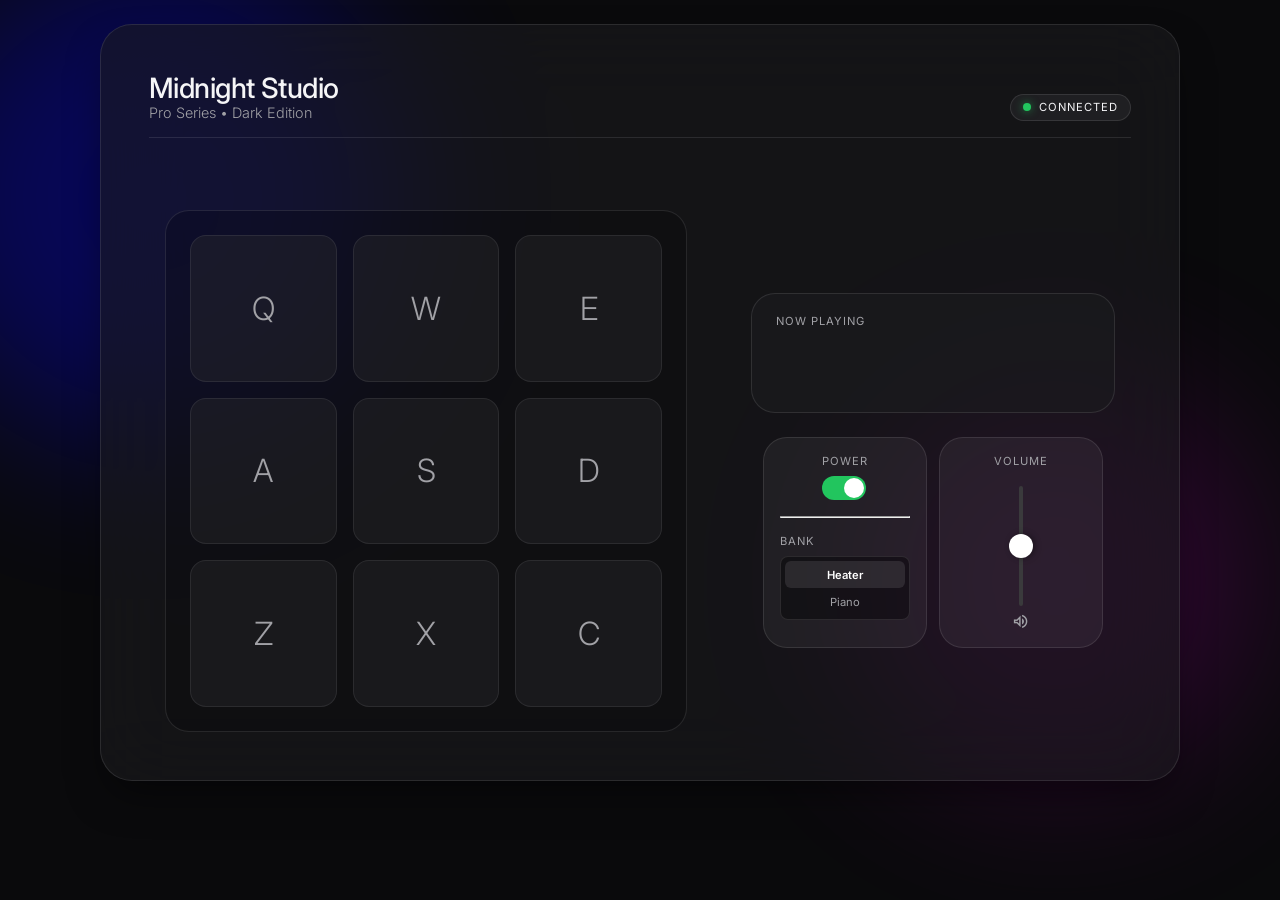
<file: Drum Machine/index.html>
<!doctype html>
<html lang="en">
  <head>
    <meta charset="UTF-8" />
    <meta name="viewport" content="width=device-width, initial-scale=1.0" />
    <title>Midnight Studio Drum Machine</title>
    <link
      href="https://fonts.googleapis.com/css2?family=Inter:wght@300;400;500;600&display=swap"
      rel="stylesheet"
    />
    <link
      href="https://fonts.googleapis.com/css2?family=Material+Symbols+Outlined"
      rel="stylesheet"
    />
    <link rel="stylesheet" href="styles.css" />
  </head>
  <body>
    <div id="drum-machine">
      <div class="blob blob-1"></div>
      <div class="blob blob-2"></div>

      <div class="main-container">
        <header>
          <div class="header-text">
            <h1>Midnight Studio</h1>
            <p class="subtitle">Pro Series • Dark Edition</p>
          </div>
          <div class="status-badge" aria-label="Connection status">
            <div class="status-dot"></div>
            <span id="status-text">Connected</span>
          </div>
        </header>

        <div class="interface-grid" aria-label="Drum machine controls">
          <!-- Left: Drum pads -->
          <div class="pad-container" id="pad-container" aria-label="Drum pads">
            <div id="pad-bank" class="pad-grid">
              <button class="drum-pad" id="heater-1" type="button" value="Q">
                Q
                <audio
                  class="clip"
                  id="Q"
                  src="https://s3.amazonaws.com/freecodecamp/drums/Heater-1.mp3"
                ></audio>
              </button>
              <button class="drum-pad" id="heater-2" type="button" value="W">
                W
                <audio
                  class="clip"
                  id="W"
                  src="https://s3.amazonaws.com/freecodecamp/drums/Heater-2.mp3"
                ></audio>
              </button>
              <button class="drum-pad" id="heater-3" type="button" value="E">
                E
                <audio
                  class="clip"
                  id="E"
                  src="https://s3.amazonaws.com/freecodecamp/drums/Heater-3.mp3"
                ></audio>
              </button>
              <button class="drum-pad" id="heater-4" type="button" value="A">
                A
                <audio
                  class="clip"
                  id="A"
                  src="https://s3.amazonaws.com/freecodecamp/drums/Heater-4_1.mp3"
                ></audio>
              </button>
              <button class="drum-pad" id="clap" type="button" value="S">
                S
                <audio
                  class="clip"
                  id="S"
                  src="https://s3.amazonaws.com/freecodecamp/drums/Heater-6.mp3"
                ></audio>
              </button>
              <button class="drum-pad" id="open-hh" type="button" value="D">
                D
                <audio
                  class="clip"
                  id="D"
                  src="https://s3.amazonaws.com/freecodecamp/drums/Dsc_Oh.mp3"
                ></audio>
              </button>
              <button class="drum-pad" id="kick-n-hat" type="button" value="Z">
                Z
                <audio
                  class="clip"
                  id="Z"
                  src="https://s3.amazonaws.com/freecodecamp/drums/Kick_n_Hat.mp3"
                ></audio>
              </button>
              <button class="drum-pad" id="kick" type="button" value="X">
                X
                <audio
                  class="clip"
                  id="X"
                  src="https://s3.amazonaws.com/freecodecamp/drums/RP4_KICK_1.mp3"
                ></audio>
              </button>
              <button class="drum-pad" id="closed-hh" type="button" value="C">
                C
                <audio
                  class="clip"
                  id="C"
                  src="https://s3.amazonaws.com/freecodecamp/drums/Cev_H2.mp3"
                ></audio>
              </button>
            </div>
          </div>

          <!-- Right: Controls -->
          <div class="controls-column">
            <div class="display-screen">
              <span class="display-label">Now Playing</span>
              <p id="display"></p>
            </div>

            <div class="control-row">
              <div class="panel">
                <div class="center">
                  <div class="panel-label">Power</div>
                  <div class="toggle-wrapper">
                    <label class="toggle-switch">
                      <input
                        type="checkbox"
                        id="power-switch"
                        checked
                        title="Power On"
                      />
                      <span class="slider-switch"></span>
                    </label>
                  </div>
                </div>

                <hr />

                <div>
                  <div class="panel-label">Bank</div>
                  <div
                    class="bank-selector"
                    role="radiogroup"
                    aria-label="Sound bank"
                  >
                    <button class="bank-btn active" id="bank-1" type="button">
                      Heater
                    </button>
                    <button class="bank-btn" id="bank-2" type="button">
                      Piano
                    </button>
                  </div>
                </div>
              </div>

              <div class="panel volume-panel" aria-label="Volume">
                <div class="panel-label volume-label">Volume</div>
                <div class="volume-wrapper">
                  <input
                    type="range"
                    min="0"
                    max="100"
                    value="50"
                    id="volume-slider"
                    aria-label="Master volume"
                  />
                </div>
                <span class="material-symbols-outlined">volume_up</span>
              </div>
            </div>
          </div>
        </div>
      </div>
    </div>
    <script src="script.js"></script>
  </body>
</html>
</file>
<file: Drum Machine/styles.css>
/* --- 1. CSS VARIABLES (The Theme) --- */
:root {
  --bg-color: #0a0a0c;
  --surface-color: #1c1c1e;
  --primary-color: #0071e3;
  --text-color: #f5f5f7;
  --text-dim: #a1a1a6;
  --border-color: rgba(255, 255, 255, 0.1);
  --glass-bg: rgba(28, 28, 30, 0.6);
  --pad-bg: rgba(44, 44, 46, 0.4);
  --success-color: #22c55e;
  --error-color: #ef4444;
}

/* --- 2. GLOBAL RESET & BODY (mobile-first, ~320px) --- */
*,
*::before,
*::after {
  box-sizing: border-box;
  margin: 0;
  padding: 0;
}

body {
  font-family:
    "Inter",
    system-ui,
    -apple-system,
    BlinkMacSystemFont,
    "Segoe UI",
    sans-serif;
  background-color: var(--bg-color);
  color: var(--text-color);
  min-height: 100vh;
  display: flex;
  flex-direction: column;
  padding: 2vw;
}

button,
input {
  font-family: inherit;
}

/* --- 3. MAIN CONTAINER (Glassmorphism) --- */
#drum-machine {
  position: relative;
  width: 100%;
}

.main-container {
  position: relative;
  width: 100%;
  max-width: 1080px;
  min-width: 280px;
  padding: 1rem;
  margin: auto;
  display: flex;
  flex-direction: column;
  gap: 1.5rem;
  background: var(--glass-bg);
  -webkit-backdrop-filter: blur(40px);
  backdrop-filter: blur(40px);
  border: 1px solid var(--border-color);
  border-radius: 1rem;
  box-shadow: 0 20px 40px -10px rgba(0, 0, 0, 0.5);
  z-index: 10;
}

/* Ambient Background Blobs */
.blob {
  position: absolute;
  border-radius: 50%;
  filter: blur(80px);
  z-index: -1;
  opacity: 0.3;
}
.blob-1 {
  top: -10%;
  left: -10%;
  width: 320px;
  height: 320px;
  background: blue;
}
.blob-2 {
  bottom: -0%;
  right: -0%;
  width: 260px;
  height: 260px;
  background: purple;
}

/* --- 4. HEADER --- */
header {
  display: flex;
  justify-content: space-between;
  align-items: flex-end;
  width: 100%;
  margin-bottom: 1.5rem;
  padding-bottom: 0.75rem;
  border-bottom: 1px solid var(--border-color);
  flex-wrap: wrap;
  gap: 0.75rem;
}

h1 {
  font-weight: 500;
  letter-spacing: -0.02em;
  line-height: 1.1;
  font-size: 1.25rem;
}
.subtitle {
  color: var(--text-dim);
  font-size: 0.8rem;
  font-weight: 300;
}

.status-badge {
  display: flex;
  align-items: center;
  gap: 0.5rem;
  padding: 0.35rem 0.75rem;
  background: rgba(255, 255, 255, 0.05);
  border: 1px solid var(--border-color);
  border-radius: 99px;
  font-size: 0.7rem;
  text-transform: uppercase;
  letter-spacing: 1px;
  white-space: nowrap;
}
.status-dot {
  width: 8px;
  height: 8px;
  border-radius: 50%;
  background-color: var(--success-color);
  box-shadow: 0 0 8px rgba(34, 197, 94, 0.6);
  transition: background-color 0.3s ease;
}
.status-dot.offline {
  background-color: var(--error-color);
  box-shadow: 0 0 8px rgba(239, 68, 68, 0.6);
}

/* --- 5. GRID LAYOUT --- */
.interface-grid {
  display: grid;
  grid-template-columns: repeat(auto-fit, minmax(280px, 1fr));
  width: 100%;
  gap: 1.5rem;
}

/* --- 6. RESPONSIVE BREAKPOINTS (mobile → up) --- */
@media (min-width: 480px) {
  body {
    padding: 1rem;
  }

  .main-container {
    padding: 1.25rem;
    border-radius: 1.5rem;
    gap: 2rem;
  }

  .bank-selector {
    flex-direction: column;
    height: 4rem !important;
  }

  h1 {
    font-size: 1.5rem;
  }

  .pad-grid {
    gap: 0.75rem;
  }

  .interface-grid {
    gap: 2rem;
  }

  .drum-pad {
    border-radius: 0.8rem;
  }

  .panel {
    padding: 1.25rem;
  }
}

@media (min-width: 600px) {
  body {
    padding: 1.5rem;
  }

  .main-container {
    width: 90vw;
    padding: 3rem;
    border-radius: 2rem;
  }

  header {
    margin-bottom: 2.5rem;
    padding-bottom: 1rem;
  }

  h1 {
    font-size: 1.75rem;
  }

  .subtitle {
    font-size: 0.9rem;
  }

  .volume-panel {
    min-height: 160px;
  }

  .pad-grid {
    gap: 1rem;
  }

  .blob-1 {
    width: 500px;
    height: 500px;
  }
  .blob-2 {
    width: 400px;
    height: 400px;
  }
}

@media (min-width: 900px) {
  .interface-grid {
    grid-template-columns: 1.4fr 1fr;
    gap: 2rem;
  }

  .display-screen {
    min-height: 120px;
  }
}

/* --- 7. DRUM PADS SECTION --- */
.pad-container {
  background: rgba(0, 0, 0, 0.2);
  border: 1px solid var(--border-color);
  border-radius: 1.5rem;
  padding: 1.5rem;
  width: calc(100% - 2rem);
  min-width: 0;
  margin: 0 auto;
  display: flex;
}
@media (max-width: 480px) {
  .pad-container {
    padding: 1rem;
  }
}

@media (max-width: 320px) {
  .volume-panel {
    max-width: 80%;
  }

  .bank-selector {
    flex-direction: column;
    height: 5rem !important;
  }
}

.pad-grid {
  display: grid;
  width: 100%;
  grid-template-columns: repeat(3, 1fr);
  gap: 1rem;
  align-items: center;
}

.drum-pad {
  width: 100%;
  min-width: 0;
  aspect-ratio: 1 / 1;
  background: var(--pad-bg);
  border: 1px solid rgba(255, 255, 255, 0.08);
  border-radius: 1rem;
  color: var(--text-dim);
  cursor: pointer;
  position: relative;
  display: flex;
  align-items: center;
  justify-content: center;
  transition: all 0.1s ease;
  outline: none;
  -webkit-tap-highlight-color: transparent;
  font-size: 2rem;
  font-weight: 300;
}

.drum-pad:hover {
  color: var(--text-color);
  background: rgba(255, 255, 255, 0.1);
}

.drum-pad:active,
.drum-pad.active {
  transform: scale(0.96);
  border-color: rgba(0, 113, 227, 0.6);
  background: rgba(0, 113, 227, 0.2);
  box-shadow: 0 0 15px rgba(0, 113, 227, 0.3);
  color: white;
}

/* --- 8. CONTROLS SECTION --- */
.controls-column {
  display: flex;
  flex-direction: column;
  justify-content: center;
  gap: 1.5rem;
  width: calc(100% - 2rem);
  margin: 0 auto;
}

/* Display Screen */
.display-screen {
  background: rgba(28, 28, 30, 0.7);
  border: 1px solid var(--border-color);
  border-radius: 1.5rem;
  min-height: 120px;
  display: flex;
  flex-direction: column;
  align-items: center;
  justify-content: center;
  position: relative;
  width: 100%;
}
.display-label {
  position: absolute;
  top: 1.25rem;
  left: 1.5rem;
  font-size: 0.7rem;
  text-transform: uppercase;
  letter-spacing: 1px;
  color: var(--text-dim);
}
#display {
  font-size: 2rem;
  font-weight: 300;
  transition: opacity 0.5s ease-in-out;
  opacity: 1;
}

#display.hidden {
  opacity: 0;
}

/* Control Panels (Settings & Volume) */
.control-row {
  display: flex;
  justify-content: space-evenly;
  width: 100%;
}

.panel {
  background: rgba(255, 255, 255, 0.05);
  border: 1px solid var(--border-color);
  border-radius: 1.5rem;
  padding: 1rem;
  display: flex;
  flex-direction: column;
  gap: 1rem;
  position: relative;
  width: 45%;
}

.center {
  text-align: center;
  margin: 0 auto;
}

.panel-label {
  font-size: 0.7rem;
  text-transform: uppercase;
  letter-spacing: 1px;
  color: var(--text-dim);
  margin-bottom: 0.5rem;
}

/* Toggle Switch */
.toggle-wrapper {
  display: flex;
  justify-content: space-between;
  align-items: center;
}
.toggle-switch {
  position: relative;
  width: 44px;
  height: 24px;
}
.toggle-switch input {
  opacity: 0;
  width: 0;
  height: 0;
}
.slider-switch {
  position: absolute;
  cursor: pointer;
  top: 0;
  left: 0;
  right: 0;
  bottom: 0;
  background-color: rgba(255, 255, 255, 0.1);
  transition: 0.4s;
  border-radius: 34px;
}
.slider-switch:before {
  position: absolute;
  content: "";
  height: 20px;
  width: 20px;
  left: 2px;
  bottom: 2px;
  background-color: white;
  transition: 0.4s;
  border-radius: 50%;
}
input:checked + .slider-switch {
  background-color: var(--success-color);
}
input:checked + .slider-switch:before {
  transform: translateX(20px);
}

/* Bank Select Buttons */
.bank-selector {
  background: rgba(0, 0, 0, 0.4);
  border: 1px solid var(--border-color);
  border-radius: 8px;
  padding: 4px;
  display: flex;
  height: 36px;
  overflow: hidden;
}
.bank-btn {
  flex: 1;
  background: transparent;
  border: none;
  color: var(--text-dim);
  font-size: 0.7rem;
  cursor: pointer;
  border-radius: 6px;
  transition: all 0.3s;
  padding: 0.2rem;
}
.bank-btn.active {
  background: rgba(255, 255, 255, 0.1);
  color: white;
  font-weight: 600;
}

/* Volume Slider (Vertical) */
.volume-panel {
  display: flex;
  flex-direction: column;
  align-items: center;
  justify-content: center;
  width: 45%;
}
.volume-label {
  position: static;
  align-self: center;
  margin-bottom: 0.75rem;
}
.volume-wrapper {
  display: flex;
  align-items: center;
  justify-content: center;
  height: 100%;
  width: 100%;
  min-height: 100px;
}

input[type="range"] {
  transform: rotate(-90deg);
  width: 120px;
  -webkit-appearance: none;
  appearance: none;
  background: transparent;
}
input[type="range"]::-webkit-slider-thumb {
  -webkit-appearance: none;
  height: 24px;
  width: 24px;
  border-radius: 50%;
  background: #ffffff;
  cursor: pointer;
  margin-top: -10px;
  box-shadow: 0 2px 6px rgba(0, 0, 0, 0.4);
}
input[type="range"]::-webkit-slider-runnable-track {
  width: 100%;
  height: 4px;
  cursor: pointer;
  background: #3a3a3c;
  border-radius: 2px;
}

.material-symbols-outlined {
  font-size: 1.2rem;
  color: var(--text-dim);
  margin-top: auto;
}

.material-symbols-outlined {
  cursor: pointer;
}

.power-off {
  opacity: 0.4;
  pointer-events: none;
  filter: grayscale(1);
}
</file>
